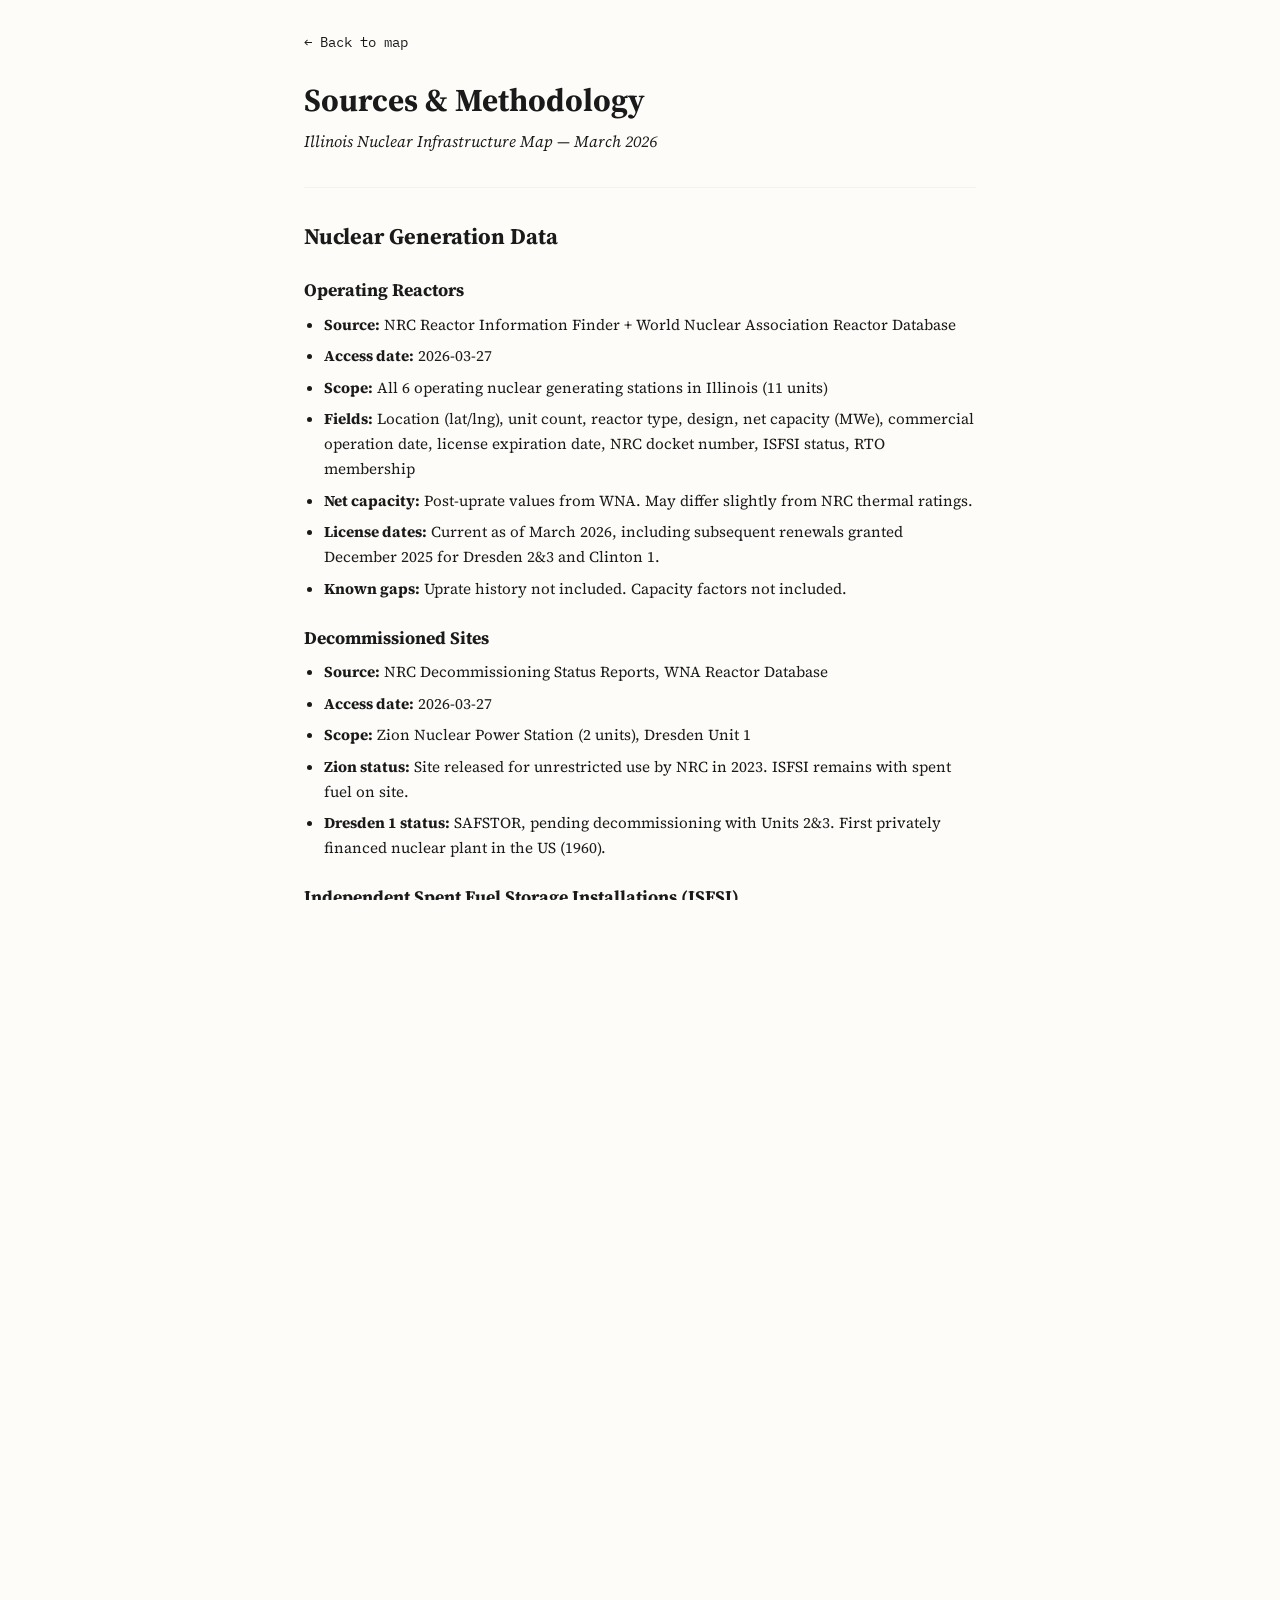
<file: sources.html>
<!DOCTYPE html>
<html lang="en">
<head>
  <meta charset="UTF-8">
  <meta name="viewport" content="width=device-width, initial-scale=1.0">
  <title>Sources & Methodology — Illinois Nuclear Infrastructure</title>

  <!-- Fonts -->
  <link rel="preconnect" href="https://fonts.googleapis.com">
  <link rel="preconnect" href="https://fonts.gstatic.com" crossorigin>
  <link href="https://fonts.googleapis.com/css2?family=IBM+Plex+Mono:wght@400;700&family=Source+Serif+4:ital,wght@0,400;0,700;1,400&display=swap" rel="stylesheet">

  <!-- Styles -->
  <link rel="stylesheet" href="css/styles.css">

  <style>
    body {
      background: var(--color-paper);
      color: var(--color-ink);
      font-family: var(--font-serif);
      margin: 0;
      padding: 0;
    }
    .sources-page {
      max-width: 720px;
      margin: 0 auto;
      padding: 2rem 1.5rem 4rem;
    }
    .back-link {
      font-family: var(--font-mono);
      font-size: 0.85rem;
      color: var(--color-ink);
      text-decoration: none;
      display: inline-block;
      margin-bottom: 1.5rem;
    }
    .back-link:hover {
      text-decoration: underline;
    }
    .sources-page h1 {
      font-family: var(--font-serif);
      font-size: 2rem;
      margin: 0 0 0.25rem;
    }
    .sources-page .subtitle {
      font-family: var(--font-serif);
      font-style: italic;
      font-size: 1rem;
      margin: 0 0 1.5rem;
      color: var(--color-ink);
    }
    .sources-page h2 {
      font-family: var(--font-serif);
      font-size: 1.4rem;
      margin: 2rem 0 0.75rem;
    }
    .sources-page h3 {
      font-family: var(--font-serif);
      font-size: 1.1rem;
      margin: 1.5rem 0 0.5rem;
    }
    .sources-page hr {
      border: none;
      border-top: 1px solid var(--color-newsprint);
      margin: 2rem 0;
    }
    .sources-page p,
    .sources-page li {
      font-size: 0.95rem;
      line-height: 1.65;
    }
    .sources-page ul {
      padding-left: 1.25rem;
      margin: 0.5rem 0;
    }
    .sources-page li {
      margin-bottom: 0.4rem;
    }
    .sources-page ol {
      padding-left: 1.25rem;
      margin: 0.5rem 0;
    }
    .sources-page ol li {
      margin-bottom: 0.6rem;
    }
    .sources-page code {
      font-family: var(--font-mono);
      font-size: 0.85em;
      background: var(--color-newsprint);
      padding: 0.1em 0.35em;
      border-radius: 2px;
    }
    .sources-page a {
      color: var(--color-ink);
    }
  </style>
</head>
<body>

<div class="sources-page">

  <a href="index.html" class="back-link">&larr; Back to map</a>

  <h1>Sources &amp; Methodology</h1>
  <p class="subtitle">Illinois Nuclear Infrastructure Map &mdash; March 2026</p>

  <hr>

  <h2>Nuclear Generation Data</h2>

  <h3>Operating Reactors</h3>
  <ul>
    <li><strong>Source:</strong> NRC Reactor Information Finder + World Nuclear Association Reactor Database</li>
    <li><strong>Access date:</strong> 2026-03-27</li>
    <li><strong>Scope:</strong> All 6 operating nuclear generating stations in Illinois (11 units)</li>
    <li><strong>Fields:</strong> Location (lat/lng), unit count, reactor type, design, net capacity (MWe), commercial operation date, license expiration date, NRC docket number, ISFSI status, RTO membership</li>
    <li><strong>Net capacity:</strong> Post-uprate values from WNA. May differ slightly from NRC thermal ratings.</li>
    <li><strong>License dates:</strong> Current as of March 2026, including subsequent renewals granted December 2025 for Dresden 2&amp;3 and Clinton 1.</li>
    <li><strong>Known gaps:</strong> Uprate history not included. Capacity factors not included.</li>
  </ul>

  <h3>Decommissioned Sites</h3>
  <ul>
    <li><strong>Source:</strong> NRC Decommissioning Status Reports, WNA Reactor Database</li>
    <li><strong>Access date:</strong> 2026-03-27</li>
    <li><strong>Scope:</strong> Zion Nuclear Power Station (2 units), Dresden Unit 1</li>
    <li><strong>Zion status:</strong> Site released for unrestricted use by NRC in 2023. ISFSI remains with spent fuel on site.</li>
    <li><strong>Dresden 1 status:</strong> SAFSTOR, pending decommissioning with Units 2&amp;3. First privately financed nuclear plant in the US (1960).</li>
  </ul>

  <h3>Independent Spent Fuel Storage Installations (ISFSI)</h3>
  <ul>
    <li><strong>Source:</strong> NRC ISFSI Licensing Database, Federal Register 2022-24993</li>
    <li><strong>Access date:</strong> 2026-03-27</li>
    <li><strong>Morris Operation:</strong> GE-Hitachi Nuclear Energy Americas, LLC. NRC License SNM-2500 (Docket 72-0001). 772 metric tons stored. License renewed to 2042. Only licensed commercial away-from-reactor wet spent fuel storage facility in the US.</li>
    <li><strong>Zion ISFSI:</strong> Docket 72-1037. Operated by Constellation Energy Generation, LLC.</li>
    <li><strong>Note:</strong> Plant-site ISFSIs at all 6 operating stations are confirmed but exact cask counts and tonnage are not included.</li>
  </ul>

  <h3>Generation Statistics</h3>
  <ul>
    <li><strong>Source:</strong> EIA-923, EIA Illinois Electricity Profile</li>
    <li><strong>Figure:</strong> ~99 TWh nuclear generation in 2024, representing ~53% of Illinois electricity</li>
    <li><strong>Note:</strong> 2024 figure from EIA Electricity Data Browser and state profiles. Figures from multiple secondary sources (Statista, EIA state analysis).</li>
  </ul>

  <hr>

  <h2>National Labs &amp; Research</h2>

  <ul>
    <li><strong>Source:</strong> DOE Office of Science, University of Illinois</li>
    <li><strong>Access date:</strong> 2026-03-27</li>
    <li><strong>Scope:</strong> Argonne National Laboratory (Lemont, IL), Fermi National Accelerator Laboratory (Batavia, IL), University of Illinois Urbana-Champaign</li>
    <li><strong>Coordinates:</strong> Campus/complex centroids from Mapcarta and latitude.to, cross-referenced with DOE facility descriptions.</li>
  </ul>

  <hr>

  <h2>Transmission Data</h2>

  <h3>345kV+ Transmission Lines</h3>
  <ul>
    <li><strong>Source:</strong> Homeland Infrastructure Foundation-Level Data (HIFLD), via ArcGIS FeatureServer</li>
    <li><strong>Service URL:</strong> <code>https://services2.arcgis.com/FiaPA4ga0iQKduv3/arcgis/rest/services/US_Electric_Power_Transmission_Lines/FeatureServer</code></li>
    <li><strong>Access date:</strong> 2026-03-27</li>
    <li><strong>Query:</strong> <code>VOLTAGE &gt;= 345</code>, spatial filter on Illinois bounding box (-91.5 to -87.5 lng, 36.97 to 42.51 lat)</li>
    <li><strong>Result:</strong> 415 line features with geometry (~24,400 coordinates)</li>
    <li><strong>Fields:</strong> Owner, voltage, voltage class, substation endpoints, status</li>
    <li><strong>Key owners:</strong> Commonwealth Edison (111 segments), Ameren Illinois (92), Union Electric (46), MidAmerican Energy (15)</li>
    <li><strong>Known gaps:</strong> Substation endpoint names not populated for all features.</li>
    <li><strong>Owner inference (105 segments):</strong> HIFLD attributed 105 of 415 segments as "NOT AVAILABLE" for owner. We resolved all 105 using two methods: (1) <strong>Substation matching</strong> (75 segments): other segments sharing the same named substation endpoints had known owners &mdash; the most common owner at each substation was assigned. (2) <strong>Geographic proximity</strong> (30 segments): for segments with only UNKNOWN/TAP substation names, the 5 nearest segments with known owners were used to vote on likely owner. All inferred owners are tagged with <code>INFERRED_OWNER</code> and <code>OWNER_SOURCE</code> properties to distinguish from HIFLD-sourced attributions. Breakdown: Commonwealth Edison 70, Ameren Illinois 13, NIPSCO 7, Duke Energy Indiana 6, MidAmerican Energy 3, Union Electric 3, others 3.</li>
  </ul>

  <hr>

  <h2>Transport Corridor Data</h2>

  <h3>Class I Railroads</h3>
  <ul>
    <li><strong>Source:</strong> USDOT Bureau of Transportation Statistics (BTS), North American Rail Network Lines &mdash; Class I Freight Railroads View</li>
    <li><strong>Service URL:</strong> <code>https://services.arcgis.com/xOi1kZaI0eWDREZv/arcgis/rest/services/NTAD_North_American_Rail_Network_Lines_Class_I_Railroads/FeatureServer</code></li>
    <li><strong>Access date:</strong> 2026-03-27</li>
    <li><strong>Query:</strong> <code>STATEAB = 'IL'</code></li>
    <li><strong>Result:</strong> 4,516 segments with geometry</li>
    <li><strong>Carriers represented:</strong> Union Pacific (1,040), Canadian National (947), BNSF (731), Norfolk Southern (641), CSX (347), CPKC (173), plus regional/terminal carriers</li>
    <li><strong>Note:</strong> Includes all Class I-owned track in Illinois, including yards and sidings.</li>
  </ul>

  <h3>Navigable Waterways</h3>
  <ul>
    <li><strong>Source:</strong> U.S. Army Corps of Engineers (USACE) Waterway Network, via Esri Federal Data ArcGIS service</li>
    <li><strong>Service URL:</strong> <code>https://services7.arcgis.com/n1YM8pTrFmm7L4hs/ArcGIS/rest/services/Waterway_Networks/FeatureServer/1</code></li>
    <li><strong>Access date:</strong> 2026-03-27</li>
    <li><strong>Query:</strong> Spatial filter on Illinois bounding box</li>
    <li><strong>Result:</strong> 130 waterway segments</li>
    <li><strong>Rivers represented:</strong> Mississippi (43 segments), Ohio (20), Illinois (18), Lake Michigan (13), Chicago River (6), Tennessee (6), Cumberland (6), Chicago Ship Canal (4), Calumet-Sag Channel (3), Kaskaskia (3), others</li>
    <li><strong>Note:</strong> Dataset represents navigable waterways as defined by USACE. Not all segments are rated for spent fuel cask barge transport. The Dresden/Morris and Quad Cities barge evaluations are site-specific (see DOE/IAEA Near-Site Transportation Infrastructure studies).</li>
  </ul>

  <h3>Strategic Highway Network (STRAHNET)</h3>
  <ul>
    <li><strong>Source:</strong> Federal Highway Administration (FHWA), via USDOT BTS National Transportation Atlas Database</li>
    <li><strong>Service URL:</strong> <code>https://services.arcgis.com/xOi1kZaI0eWDREZv/arcgis/rest/services/NTAD_Strategic_Highway_Network/FeatureServer</code></li>
    <li><strong>Access date:</strong> 2026-03-27</li>
    <li><strong>Query:</strong> <code>STFIPS = 17</code> (Illinois FIPS code)</li>
    <li><strong>Result:</strong> 1,719 segments</li>
    <li><strong>Major routes:</strong> I-55 (284 segments), I-57 (191), I-90 (183), I-290 (146), I-74 (122), I-80 (114), I-94 (117), I-72 (79), I-39 (73), I-88 (68), I-64 (53)</li>
    <li><strong>Note:</strong> STRAHNET is the DOD's designated network of highways rated for strategic defense transport. Characterizing these as "nuclear transport capable" is our analytical framing; STRAHNET's official purpose is defense logistics. IDOT issues oversize/overweight permits under 625 ILCS 5/15-301 for heavy haul on these and other routes.</li>
  </ul>

  <hr>

  <h2>DOE NLIC RFI</h2>

  <ul>
    <li><strong>Source:</strong> U.S. Department of Energy, "Nuclear Lifecycle Innovation Campuses" Request for Information</li>
    <li><strong>Published:</strong> January 28, 2026</li>
    <li><strong>Response deadline:</strong> April 1, 2026</li>
    <li><strong>SAM.gov listing:</strong> Solicitation available at sam.gov</li>
    <li><strong>Key coverage:</strong>
      <ul>
        <li>ANS Nuclear Newswire, "DOE lays out fuel cycle goals in RFI to states" (January 2026)</li>
        <li>Neutron Bytes, "DOE seeks homes for the elements of the nuclear fuel cycle" (January 31, 2026)</li>
        <li>DOE official announcement at energy.gov</li>
      </ul>
    </li>
  </ul>

  <hr>

  <h2>Transport Capability Statistics (Sidebar)</h2>

  <ul>
    <li><strong>6,769 miles Class I rail:</strong> Association of American Railroads (AAR), "Freight Rail in Illinois" (2023 data)</li>
    <li><strong>1,095 navigable waterway miles:</strong> Illinois Department of Transportation, Waterway System overview</li>
    <li><strong>6 Class I carriers:</strong> AAR. Union Pacific, BNSF, Canadian National, Norfolk Southern, CSX, CPKC.</li>
    <li><strong>#2 state rail network:</strong> AAR state comparison (Texas is #1)</li>
  </ul>

  <hr>

  <h2>DOE/PNNL Nuclear Power Plant Transportation Infrastructure Evaluations</h2>

  <h3>Program Overview</h3>
  <ul>
    <li><strong>Program:</strong> Nuclear Power Plant Infrastructure Evaluations for Removal of Spent Nuclear Fuel</li>
    <li><strong>Lead:</strong> Pacific Northwest National Laboratory (PNNL), for DOE Office of Nuclear Energy, Office of Integrated Waste Management</li>
    <li><strong>Report:</strong> PNNL-30429 (April 2021; updated February 2024)</li>
    <li><strong>DOI:</strong> <a href="https://doi.org/10.2172/1798213">https://doi.org/10.2172/1798213</a></li>
    <li><strong>Authors:</strong> Maheras, S.J.; Rodman, L.S.; Best, R.E.; Levin, A.; Ross, S.B.; Massaro, L.M.; Jensen, P.J.</li>
    <li><strong>Scope:</strong> Infrastructure evaluations of 20 NPP sites including Dresden and Morris</li>
  </ul>

  <h3>Dresden/Morris In-Person Site Evaluation (May 2022)</h3>
  <ul>
    <li><strong>Paper:</strong> WM2023-23024, "Dresden Nuclear Power Plant and Morris ISFSI Site Infrastructure Evaluations"</li>
    <li><strong>Conference:</strong> 49th Annual Waste Management Conference (WM2023), Phoenix, AZ, Feb 26&ndash;Mar 2, 2023</li>
    <li><strong>Authors:</strong> Maheras (PNNL), Hobbs (Constellation), Walker (Constellation), Partney (GE-Hitachi), Bickford (DOE), Peoples (INL), Arvidson (CSG Midwest), Moore (FRA)</li>
    <li><strong>INIS:</strong> <a href="https://inis.iaea.org/records/y7p4r-wx930">https://inis.iaea.org/records/y7p4r-wx930</a></li>
    <li><strong>Key findings cited:</strong> CN Railroad transload assessment, multimodal transport evaluation</li>
  </ul>

  <h3>Morris Virtual Site Evaluation (June 2020)</h3>
  <ul>
    <li><strong>Paper:</strong> WM2021-21004, "GE-Hitachi Morris Operation ISFSI Virtual Site Evaluation"</li>
    <li><strong>Conference:</strong> 47th Annual Waste Management Conference (WM2021), Phoenix, AZ, Mar 8&ndash;12, 2021</li>
    <li><strong>Authors:</strong> Maheras, Rodman, Bickford, Janairo, Arvidson, McFadden, Hobbs</li>
    <li><strong>INIS:</strong> <a href="https://inis.iaea.org/records/5egjm-99f78">https://inis.iaea.org/records/5egjm-99f78</a></li>
    <li><strong>Key findings cited:</strong> First DOE drone survey of a commercial nuclear facility; Dresden Lock and Dam and barge area mapped for waterway viability</li>
  </ul>

  <h3>Historical Predecessor</h3>
  <ul>
    <li><strong>Report:</strong> OCRWM Near Site Transportation Infrastructure (NSTI) Study (January 1991)</li>
    <li><strong>Author:</strong> Conroy, M.</li>
    <li><strong>Publisher:</strong> DOE Office of Civilian Radioactive Waste Management</li>
    <li><strong>OSTI:</strong> <a href="https://www.osti.gov/biblio/5602055">https://www.osti.gov/biblio/5602055</a></li>
    <li><strong>Scope:</strong> All 76 reactor sites assessed for rail, road, and barge access</li>
  </ul>

  <h3>Note on "IAEA" Attribution</h3>
  <p>IAEA's INIS database indexes the WM conference papers, but IAEA is not a co-author or co-sponsor. The correct attribution is DOE/PNNL.</p>

  <hr>

  <h2>Methodology Notes</h2>

  <ol>
    <li><strong>Coordinate precision:</strong> Plant and facility coordinates are to 4 decimal places (~11 meters), representing site centroids rather than individual reactor buildings.</li>
    <li><strong>Spatial queries:</strong> All infrastructure layers were queried using the Illinois bounding box (-91.5 to -87.5 longitude, 36.97 to 42.51 latitude), which includes some features in neighboring states near the border.</li>
    <li><strong>Data pipeline:</strong> Raw GeoJSON from government ArcGIS services &rarr; validated for feature count and geometry type &rarr; served directly (no transformation applied to geometry). Manual GeoJSON files (reactors, decommissioned, ISFSI, national labs) were hand-built from cited sources.</li>
    <li><strong>No interpolation or estimation</strong> was applied to any data. All figures are from cited sources.</li>
  </ol>

</div>

</body>
</html>
</file>
<file: css/styles.css>
/* ============================================================
   ILLINOIS NUCLEAR INFRASTRUCTURE MAP
   Penney Design System v1.0 — 1940s Trade Journal Aesthetic
   ============================================================ */

/* --- Design System Tokens --- */
:root {
  /* Colors */
  --color-ink: #1A1A1A;
  --color-newsprint: #F5F2E8;
  --color-paper: #FDFCF9;
  --color-warm-gray: #706B5E;
  --color-blue: #2B4B6F;
  --color-red: #8B2B2B;
  --color-yellow: #C4A035;
  --color-green: #3D5C3D;
  --color-gray-90: #2D2D2D;
  --color-gray-70: #5C5C5C;
  --color-gray-50: #8A8A8A;
  --color-gray-30: #B8B8B8;
  --color-gray-15: #DCDCDC;

  /* Typography */
  --font-serif: 'Source Serif 4', 'Charter', 'Georgia', serif;
  --font-mono: 'IBM Plex Mono', 'Consolas', monospace;

  /* Type Scale */
  --text-display: 30px;
  --text-h1: 24px;
  --text-h2: 19px;
  --text-h3: 15px;
  --text-h4: 12px;
  --text-body: 12px;
  --text-small: 11px;
  --text-caption: 10px;

  /* Spacing (6pt baseline) */
  --space-xs: 6px;
  --space-sm: 12px;
  --space-md: 18px;
  --space-lg: 24px;
  --space-xl: 36px;
  --space-2xl: 48px;

  /* Borders */
  --border-hairline: 0.5px solid var(--color-gray-50);
  --border-light: 1px solid var(--color-gray-50);
  --border-medium: 1px solid var(--color-ink);
  --border-heavy: 2px solid var(--color-ink);

  /* Layout */
  --sidebar-width: 340px;
  --detail-panel-width: 360px;
  --header-height: 48px;
}

/* --- Reset & Base --- */
*, *::before, *::after {
  box-sizing: border-box;
  margin: 0;
  padding: 0;
}

html, body {
  height: 100%;
  overflow: hidden;
}

body {
  font-family: var(--font-serif);
  font-size: var(--text-body);
  line-height: 1.5;
  color: var(--color-ink);
  background: var(--color-newsprint);
}

/* --- Layout Grid --- */
.app-layout {
  display: grid;
  grid-template-columns: var(--sidebar-width) 1fr 0;
  grid-template-rows: var(--header-height) 1fr auto;
  grid-template-areas:
    "header header header"
    "sidebar map detail"
    "footer footer footer";
  height: 100vh;
  height: 100dvh;
}

.app-layout.detail-open {
  grid-template-columns: var(--sidebar-width) 1fr var(--detail-panel-width);
}

/* --- Header --- */
.app-header {
  grid-area: header;
  display: flex;
  align-items: center;
  justify-content: space-between;
  padding: 0 var(--space-lg);
  background: var(--color-ink);
  color: var(--color-newsprint);
  border-bottom: var(--border-heavy);
  z-index: 100;
}

.header-left {
  display: flex;
  align-items: center;
  gap: var(--space-sm);
}

.header-logo {
  height: 30px;
  width: auto;
}

.app-header h1 {
  font-family: var(--font-serif);
  font-size: 20px;
  font-weight: 700;
  letter-spacing: 0.5px;
}

.header-subtitle {
  font-family: var(--font-serif);
  font-size: var(--text-caption);
  font-style: italic;
  color: var(--color-gray-30);
}

.header-right {
  display: flex;
  align-items: center;
  gap: var(--space-md);
}

.header-badge {
  font-family: var(--font-mono);
  font-size: 9px;
  letter-spacing: 1px;
  text-transform: uppercase;
  padding: 2px 8px;
  border: 1px solid var(--color-gray-50);
  color: var(--color-gray-30);
}

/* --- Sidebar --- */
.app-sidebar {
  grid-area: sidebar;
  overflow-y: auto;
  background: var(--color-newsprint);
  border-right: var(--border-medium);
  padding: var(--space-lg) var(--space-lg) var(--space-2xl);
}

.app-sidebar::-webkit-scrollbar {
  width: 6px;
}

.app-sidebar::-webkit-scrollbar-track {
  background: transparent;
}

.app-sidebar::-webkit-scrollbar-thumb {
  background: var(--color-gray-30);
  border-radius: 3px;
}

/* --- Map --- */
.app-map {
  grid-area: map;
  position: relative;
}

#map {
  width: 100%;
  height: 100%;
}

/* --- Detail Panel --- */
.app-detail {
  grid-area: detail;
  overflow-y: auto;
  background: var(--color-paper);
  border-left: var(--border-medium);
  padding: var(--space-lg);
  display: none;
}

.detail-open .app-detail {
  display: block;
}

.detail-close {
  flex-shrink: 0;
  background: none;
  border: var(--border-medium);
  width: 28px;
  height: 28px;
  cursor: pointer;
  font-family: var(--font-mono);
  font-size: 14px;
  color: var(--color-ink);
  display: flex;
  align-items: center;
  justify-content: center;
}

.detail-close:hover {
  background: var(--color-gray-15);
}

.detail-photo {
  margin-bottom: var(--space-md);
}

.detail-photo img {
  width: 100%;
  height: auto;
  display: block;
  border: var(--border-medium);
}

.detail-photo-credit {
  font-family: var(--font-mono);
  font-size: 8px;
  color: var(--color-gray-50);
  margin-top: 3px;
  text-align: right;
}

.detail-header {
  display: flex;
  align-items: flex-start;
  gap: var(--space-sm);
  margin-bottom: var(--space-lg);
  padding-bottom: var(--space-sm);
  border-bottom: var(--border-heavy);
}

.detail-header-text {
  flex: 1;
  min-width: 0;
}

.detail-header h2 {
  font-family: var(--font-serif);
  font-size: var(--text-h2);
  font-weight: 700;
  line-height: 1.25;
}

.detail-header .detail-type {
  font-family: var(--font-mono);
  font-size: 9px;
  letter-spacing: 1px;
  text-transform: uppercase;
  color: var(--color-warm-gray);
  margin-top: var(--space-xs);
}

/* --- Footer --- */
.app-footer {
  grid-area: footer;
  display: flex;
  align-items: center;
  justify-content: space-between;
  padding: var(--space-xs) var(--space-lg);
  background: var(--color-ink);
  color: var(--color-gray-50);
  font-size: 9px;
  font-family: var(--font-mono);
  letter-spacing: 0.5px;
  border-top: var(--border-heavy);
  z-index: 100;
}

.app-footer a {
  color: var(--color-gray-30);
  text-decoration: none;
}

.app-footer a:hover {
  text-decoration: underline;
}

/* --- Section Headers --- */
.section-label {
  font-family: var(--font-mono);
  font-size: 10px;
  font-weight: 700;
  letter-spacing: 2px;
  text-transform: uppercase;
  color: var(--color-ink);
  margin-bottom: var(--space-sm);
  padding-bottom: var(--space-xs);
  border-bottom: var(--border-heavy);
}

.section-label.accent-red { border-color: var(--color-red); }
.section-label.accent-blue { border-color: var(--color-blue); }
.section-label.accent-green { border-color: var(--color-green); }
.section-label.accent-yellow { border-color: var(--color-yellow); }

/* --- Map Controls --- */
.map-controls {
  margin-bottom: var(--space-lg);
}

.control-group {
  margin-bottom: var(--space-md);
}

.control-group-label {
  font-family: var(--font-mono);
  font-size: 9px;
  font-weight: 700;
  letter-spacing: 1.5px;
  text-transform: uppercase;
  color: var(--color-warm-gray);
  margin-bottom: var(--space-xs);
}

.layer-toggle {
  display: flex;
  align-items: center;
  gap: var(--space-sm);
  padding: 4px 0;
  cursor: pointer;
  font-size: 11px;
  line-height: 1.4;
}

.layer-toggle input[type="checkbox"] {
  accent-color: var(--color-blue);
  width: 14px;
  height: 14px;
  flex-shrink: 0;
}

.layer-swatch {
  width: 14px;
  height: 14px;
  flex-shrink: 0;
  border: 1px solid var(--color-gray-50);
}

.layer-swatch.swatch-line {
  width: 18px;
  height: 3px;
  border: none;
}

.layer-swatch.swatch-point {
  width: 10px;
  height: 10px;
  border-radius: 50%;
}

/* --- Stat Cards --- */
.stat-row {
  display: flex;
  gap: var(--space-sm);
  margin-bottom: var(--space-md);
}

.stat-card {
  flex: 1;
  padding: var(--space-sm);
  border: var(--border-medium);
  background: var(--color-paper);
  text-align: center;
}

.stat-value {
  font-family: var(--font-mono);
  font-size: 22px;
  font-weight: 700;
  line-height: 1.1;
  color: var(--color-ink);
}

.stat-label {
  font-family: var(--font-serif);
  font-size: var(--text-caption);
  color: var(--color-warm-gray);
  margin-top: 4px;
  line-height: 1.3;
}

.stat-source {
  font-family: var(--font-mono);
  font-size: 8px;
  color: var(--color-gray-50);
  margin-top: 2px;
}

.stat-badge {
  display: inline-block;
  font-family: var(--font-mono);
  font-size: 8px;
  letter-spacing: 0.5px;
  padding: 1px 4px;
  margin-left: 4px;
  vertical-align: super;
}

.stat-badge.badge-rank {
  background: var(--color-blue);
  color: var(--color-paper);
}

.stat-badge.badge-est {
  background: var(--color-yellow);
  color: var(--color-ink);
}

.stat-badge.badge-dated {
  background: var(--color-gray-50);
  color: var(--color-paper);
}

/* --- Expandable Sections --- */
.expandable-section {
  margin-bottom: var(--space-sm);
  border: var(--border-hairline);
}

.expandable-section summary {
  font-family: var(--font-serif);
  font-size: 11px;
  font-weight: 700;
  padding: var(--space-sm);
  cursor: pointer;
  background: var(--color-paper);
  list-style: none;
  display: flex;
  align-items: center;
  gap: var(--space-sm);
}

.expandable-section summary::before {
  content: '\25B6';
  font-size: 8px;
  color: var(--color-warm-gray);
  transition: transform 0.15s;
}

.expandable-section[open] summary::before {
  transform: rotate(90deg);
}

.expandable-section summary::-webkit-details-marker {
  display: none;
}

.expandable-content {
  padding: var(--space-sm);
  font-size: 11px;
  line-height: 1.5;
  border-top: var(--border-hairline);
}

.expandable-content p {
  margin-bottom: var(--space-sm);
}

.expandable-content p:last-child {
  margin-bottom: 0;
}

/* --- Data Tables --- */
.data-table {
  width: 100%;
  border-collapse: collapse;
  font-size: 11px;
  margin-bottom: var(--space-sm);
}

.data-table th {
  font-family: var(--font-mono);
  font-size: 9px;
  font-weight: 700;
  letter-spacing: 0.5px;
  text-transform: uppercase;
  text-align: left;
  padding: var(--space-xs) var(--space-sm);
  border-bottom: var(--border-medium);
  color: var(--color-warm-gray);
}

.data-table td {
  padding: var(--space-xs) var(--space-sm);
  border-bottom: var(--border-hairline);
  vertical-align: top;
}

.data-table td.numeric {
  font-family: var(--font-mono);
  text-align: right;
}

.data-table tr:last-child td {
  border-bottom: var(--border-medium);
}

.data-table .total-row td {
  font-weight: 700;
  border-top: var(--border-medium);
}

.table-source {
  font-family: var(--font-mono);
  font-size: 8px;
  color: var(--color-gray-50);
  margin-top: var(--space-xs);
}

/* --- NLIC Readiness Checklist --- */
.checklist-item {
  display: flex;
  align-items: flex-start;
  gap: var(--space-sm);
  padding: var(--space-xs) 0;
  font-size: 11px;
  line-height: 1.4;
}

.checklist-status {
  font-family: var(--font-mono);
  font-size: 10px;
  font-weight: 700;
  flex-shrink: 0;
  width: 18px;
  text-align: center;
}

.checklist-status.has { color: var(--color-green); }
.checklist-status.partial { color: var(--color-yellow); }
.checklist-status.gap { color: var(--color-red); }

/* --- Map Legend --- */
.map-legend {
  position: absolute;
  bottom: var(--space-lg);
  right: var(--space-lg);
  background: var(--color-paper);
  border: var(--border-medium);
  padding: var(--space-sm);
  font-size: 10px;
  z-index: 10;
  max-width: 220px;
}

.legend-title {
  font-family: var(--font-mono);
  font-size: 9px;
  font-weight: 700;
  letter-spacing: 1px;
  text-transform: uppercase;
  margin-bottom: var(--space-xs);
  color: var(--color-warm-gray);
}

.legend-item {
  display: flex;
  align-items: center;
  gap: var(--space-sm);
  padding: 2px 0;
  font-size: 10px;
}

.legend-swatch {
  width: 14px;
  height: 14px;
  flex-shrink: 0;
  border: 1px solid var(--color-gray-50);
}

.legend-swatch.swatch-circle {
  border-radius: 50%;
}

.legend-swatch.swatch-line {
  width: 18px;
  height: 3px;
  border: none;
}

.legend-swatch.swatch-diamond {
  width: 10px;
  height: 10px;
  transform: rotate(45deg);
}

.legend-section {
  margin-top: var(--space-xs);
  padding-top: var(--space-xs);
  border-top: var(--border-hairline);
}

.legend-section:first-child {
  margin-top: 0;
  padding-top: 0;
  border-top: none;
}

/* --- Narrative Content --- */
.narrative-section {
  margin-bottom: var(--space-xl);
}

.narrative-section p {
  font-size: var(--text-small);
  line-height: 1.6;
  margin-bottom: var(--space-sm);
}

.narrative-section p:last-child {
  margin-bottom: 0;
}

.source-cite {
  font-family: var(--font-mono);
  font-size: 8px;
  color: var(--color-gray-50);
}

/* --- MapLibre Overrides --- */
.maplibregl-popup-content {
  font-family: var(--font-serif);
  font-size: 11px;
  padding: var(--space-sm);
  border-radius: 0;
  border: var(--border-medium);
  background: var(--color-paper);
  box-shadow: 2px 2px 0 rgba(0,0,0,0.1);
}

.maplibregl-popup-close-button {
  font-size: 16px;
  padding: 2px 6px;
  color: var(--color-ink);
}

.maplibregl-ctrl-group {
  border-radius: 0 !important;
  border: var(--border-medium) !important;
  box-shadow: none !important;
}

.maplibregl-ctrl-group button {
  border-radius: 0 !important;
}

/* --- Utility --- */
.mono { font-family: var(--font-mono); }
.italic { font-style: italic; }
.text-muted { color: var(--color-warm-gray); }
.text-red { color: var(--color-red); }
.data-gap { color: var(--color-red); font-family: var(--font-mono); font-size: 9px; }
.text-blue { color: var(--color-blue); }
.text-green { color: var(--color-green); }
.mb-sm { margin-bottom: var(--space-sm); }
.mb-md { margin-bottom: var(--space-md); }
.mb-lg { margin-bottom: var(--space-lg); }

/* ============================================================
   MOBILE LAYOUT — 768px breakpoint
   ============================================================ */

@media (max-width: 768px) {

  :root {
    --mobile-header-height: 48px;
  }

  /* --- Grid: single column, map fills viewport --- */
  .app-layout {
    grid-template-columns: 1fr;
    grid-template-rows: var(--mobile-header-height) 1fr;
    grid-template-areas:
      "header"
      "map";
  }

  .app-layout.detail-open {
    grid-template-columns: 1fr;
  }

  /* --- Header: compact --- */
  .app-header {
    padding: 0 var(--space-sm);
    z-index: 100;
  }

  .app-header h1 {
    font-size: 15px;
  }

  .header-subtitle {
    display: none;
  }

  .header-logo {
    height: 24px;
  }

  .header-right {
    gap: var(--space-sm);
  }

  /* --- Footer: hidden --- */
  .app-footer {
    display: none;
  }

  /* --- Sidebar as fixed bottom drawer --- */
  .app-sidebar {
    position: fixed;
    left: 0;
    right: 0;
    bottom: 0;
    z-index: 50;
    border-right: none;
    border-top: var(--border-heavy);
    padding: 0 var(--space-md) calc(120px + env(safe-area-inset-bottom, 0px));
    transition: top 300ms ease-out;
    overscroll-behavior: contain;
    -webkit-overflow-scrolling: touch;
  }

  /* Drawer states — top-based positioning, never translateY */
  .app-sidebar.drawer--collapsed {
    top: calc(100vh - 72px);
    top: calc(100dvh - 72px);
    overflow-y: hidden;
  }

  .app-sidebar.drawer--peek {
    top: 55vh;
    top: 55dvh;
    overflow-y: auto;
  }

  .app-sidebar.drawer--full {
    top: var(--mobile-header-height);
    overflow-y: auto;
  }

  /* --- Drawer handle --- */
  .drawer-handle {
    position: sticky;
    top: 0;
    background: var(--color-newsprint);
    padding: var(--space-sm) var(--space-md) var(--space-xs);
    z-index: 1;
    border-bottom: var(--border-hairline);
    touch-action: none;
  }

  .drawer-grip,
  .card-grip {
    width: 36px;
    height: 4px;
    background: var(--color-gray-30);
    border-radius: 2px;
    margin: 0 auto var(--space-xs);
  }

  .drawer-handle-row {
    display: flex;
    align-items: center;
    justify-content: space-between;
  }

  .drawer-handle-label {
    font-family: var(--font-mono);
    font-size: 12px;
    font-weight: 700;
    letter-spacing: 1.5px;
    text-transform: uppercase;
    color: var(--color-warm-gray);
  }

  .drawer-handle-btn {
    font-family: var(--font-mono);
    font-size: 12px;
    letter-spacing: 0.5px;
    padding: var(--space-xs) var(--space-sm);
    min-height: 44px;
    display: flex;
    align-items: center;
    justify-content: center;
    background: none;
    border: var(--border-medium);
    color: var(--color-ink);
    cursor: pointer;
  }

  /* --- Detail panel as card half-sheet --- */
  .app-detail {
    position: fixed;
    left: 0;
    right: 0;
    bottom: 0;
    top: 50vh;
    top: 50dvh;
    z-index: 60;
    border-left: none;
    border-top: var(--border-heavy);
    padding: 0 var(--space-md) calc(var(--space-2xl) + env(safe-area-inset-bottom, 0px));
    transition: top 300ms ease-out;
    overscroll-behavior: contain;
    -webkit-overflow-scrolling: touch;
  }

  .app-detail.card--expanded {
    top: var(--mobile-header-height);
  }

  /* Card grip bar */
  .card-grip-bar {
    position: sticky;
    top: 0;
    background: var(--color-paper);
    padding: var(--space-sm) 0 var(--space-xs);
    z-index: 1;
    touch-action: none;
  }

  /* Detail close button — 44px target */
  .detail-close {
    width: 44px;
    height: 44px;
    font-size: 18px;
  }

  /* --- Backdrop --- */
  .mobile-card-backdrop {
    position: fixed;
    top: 0;
    left: 0;
    right: 0;
    bottom: 0;
    background: rgba(0, 0, 0, 0.3);
    z-index: 55;
  }

  /* --- Toast --- */
  .mobile-toast {
    position: fixed;
    bottom: 88px;
    bottom: calc(88px + env(safe-area-inset-bottom, 0px));
    left: 50%;
    transform: translateX(-50%);
    background: var(--color-ink);
    color: var(--color-newsprint);
    font-family: var(--font-mono);
    font-size: 12px;
    letter-spacing: 0.5px;
    padding: var(--space-sm) var(--space-lg);
    z-index: 70;
    opacity: 0;
    transition: opacity 400ms ease;
    white-space: nowrap;
  }

  .mobile-toast--visible {
    opacity: 1;
  }

  /* --- Scrim hint --- */
  .scrim-hint {
    position: absolute;
    top: 40%;
    left: 50%;
    transform: translate(-50%, -50%);
    color: var(--color-paper);
    font-family: var(--font-mono);
    font-size: 12px;
    letter-spacing: 0.5px;
    opacity: 0.8;
    transition: opacity 500ms ease;
  }

  .scrim-hint--fade {
    opacity: 0;
  }

  /* --- Map legend: repositioned above drawer --- */
  .map-legend {
    bottom: 80px;
    right: var(--space-sm);
    max-width: 180px;
    font-size: 9px;
    padding: var(--space-xs);
  }

  .legend-item {
    font-size: 9px;
    padding: 1px 0;
  }

  .legend-swatch {
    width: 12px;
    height: 12px;
  }

  .legend-swatch.swatch-line {
    width: 14px;
  }

  /* Hide sidebar's own "Map Layers" label (drawer handle has it) */
  .map-controls > .section-label {
    display: none;
  }

  /* --- Layer toggles: 44px touch targets --- */
  .layer-toggle {
    min-height: 44px;
    padding: var(--space-sm) 0;
    font-size: 13px;
  }

  .layer-toggle input[type="checkbox"] {
    width: 18px;
    height: 18px;
  }

  /* --- Expandable sections: 44px touch targets --- */
  .expandable-section summary {
    min-height: 44px;
    font-size: 13px;
  }

  .expandable-content {
    font-size: 13px;
  }

  /* --- Checklist items: 44px touch targets --- */
  .checklist-item {
    min-height: 44px;
    padding: var(--space-sm) 0;
    font-size: 13px;
  }

  .checklist-status {
    font-size: 12px;
  }

  /* --- Font floor: 12px minimum ---
     Cascade: 12px metadata, 13px secondary, 14px tables, 15px primary */
  .narrative-section p {
    font-size: 13px !important;
    line-height: 1.5;
  }

  .stat-label {
    font-size: 12px;
  }

  .stat-source,
  .table-source,
  .source-cite {
    font-size: 12px;
  }

  .detail-photo-credit {
    font-size: 12px;
  }

  .stat-badge {
    font-size: 12px;
  }

  .data-table {
    font-size: 13px;
  }

  .data-table th {
    font-size: 12px;
  }

  .data-table td.mono,
  .data-table td[style] {
    font-size: 12px !important;
  }

  .control-group-label {
    font-size: 12px;
  }

  .section-label {
    font-size: 12px;
  }

  /* Stat cards: slightly larger for mobile */
  .stat-value {
    font-size: 24px;
  }

  .stat-card {
    padding: var(--space-sm) var(--space-xs);
  }

  /* --- MapLibre zoom control --- */
  .maplibregl-ctrl-top-left {
    top: var(--space-sm) !important;
    left: var(--space-sm) !important;
  }

  /* --- MapLibre popup: larger touch dismiss --- */
  .maplibregl-popup-content {
    padding-right: 36px;
  }

  .maplibregl-popup-close-button {
    font-size: 20px;
    padding: 4px 8px;
    min-width: 44px;
    min-height: 44px;
    display: flex;
    align-items: center;
    justify-content: center;
  }
}

/* --- Desktop: hide mobile-only elements --- */
@media (min-width: 769px) {
  .drawer-handle,
  .card-grip-bar,
  .mobile-card-backdrop,
  .mobile-toast,
  .scrim-hint {
    display: none !important;
  }
}
</file>
